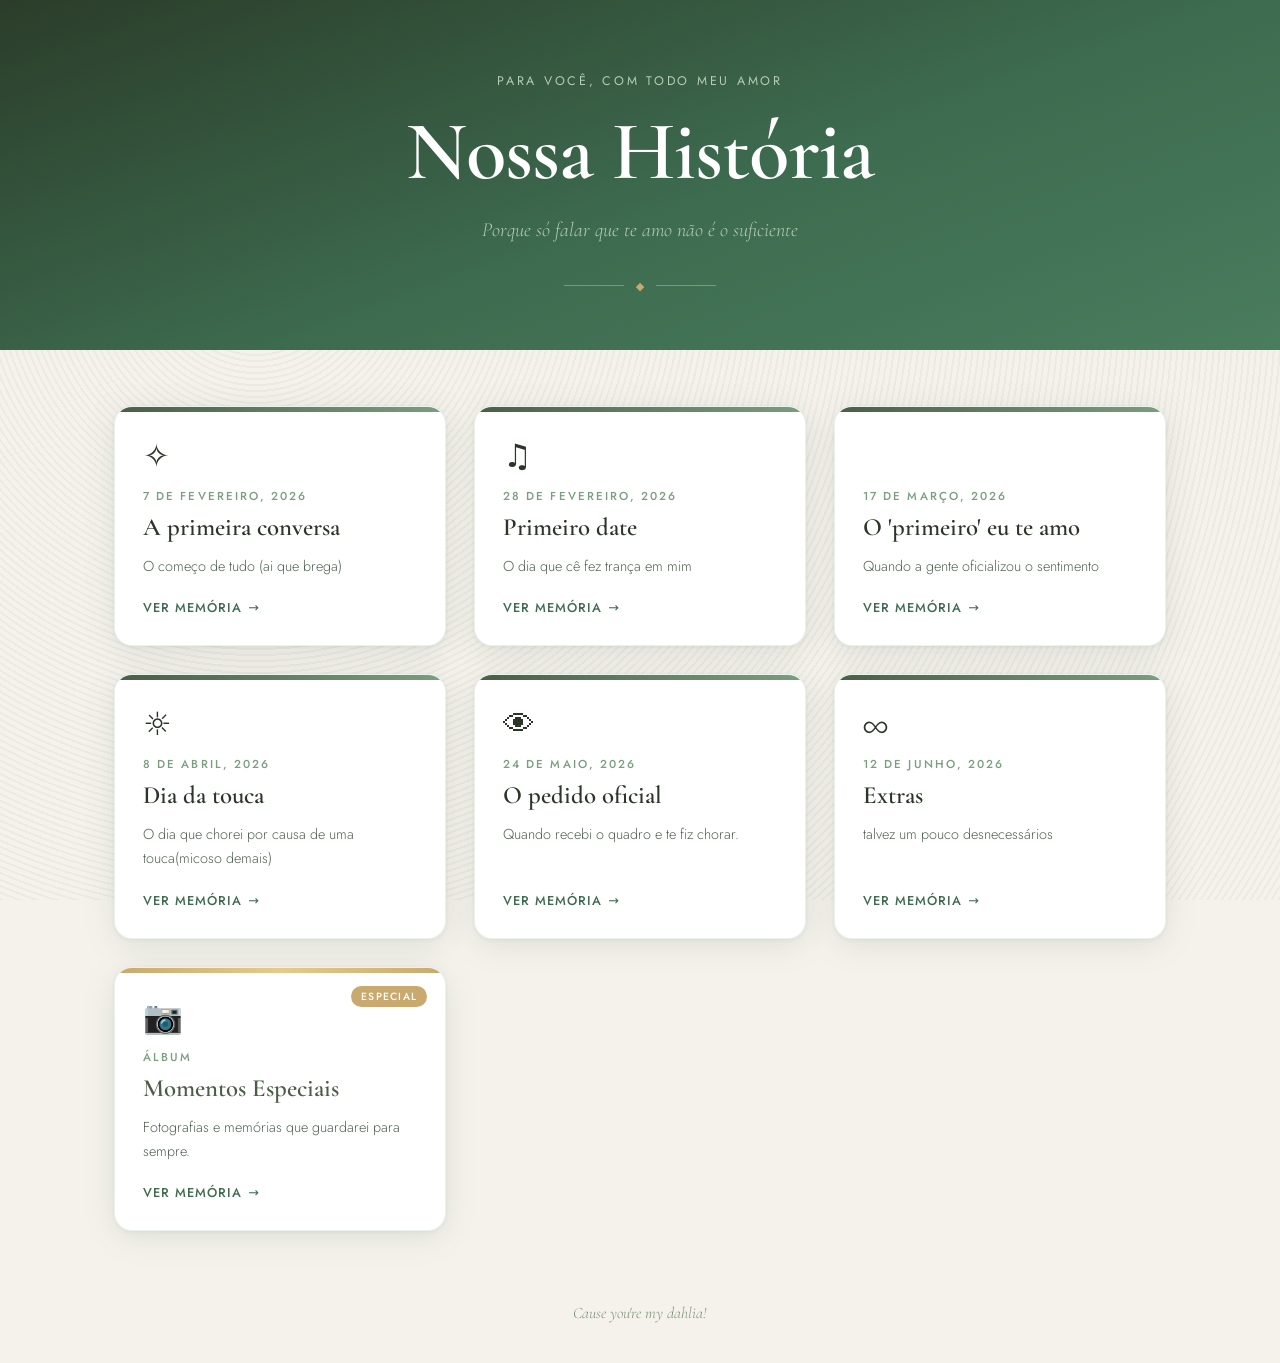
<file: index.html>
<!DOCTYPE html>
<html lang="pt-BR">
<head>
  <meta charset="UTF-8" />
  <meta name="viewport" content="width=device-width, initial-scale=1.0" />
  <title>Nossa História ♡</title>
  <link rel="stylesheet" href="style.css" />
  <link rel="preconnect" href="https://fonts.googleapis.com" />
  <link href="https://fonts.googleapis.com/css2?family=Cormorant+Garamond:ital,wght@0,400;0,600;1,400;1,600&family=Jost:wght@300;400;500&display=swap" rel="stylesheet" />
</head>
<body>

  <header class="hero">
    <p class="hero-eyebrow">para você, com todo meu amor</p>
    <h1 class="hero-title">Nossa História</h1>
    <p class="hero-sub">Porque só falar que te amo não é o suficiente</p>
    <div class="hero-divider">
      <span></span><span class="diamond">◆</span><span></span>
    </div>
  </header>

  <main class="cards-grid" id="cards-container">
    <!-- Cards são injetados pelo script.js -->
  </main>

  <footer class="site-footer">
    <p>Cause you're my dahlia!</p>
  </footer>

  <script src="script.js"></script>
</body>
</html>
</file>
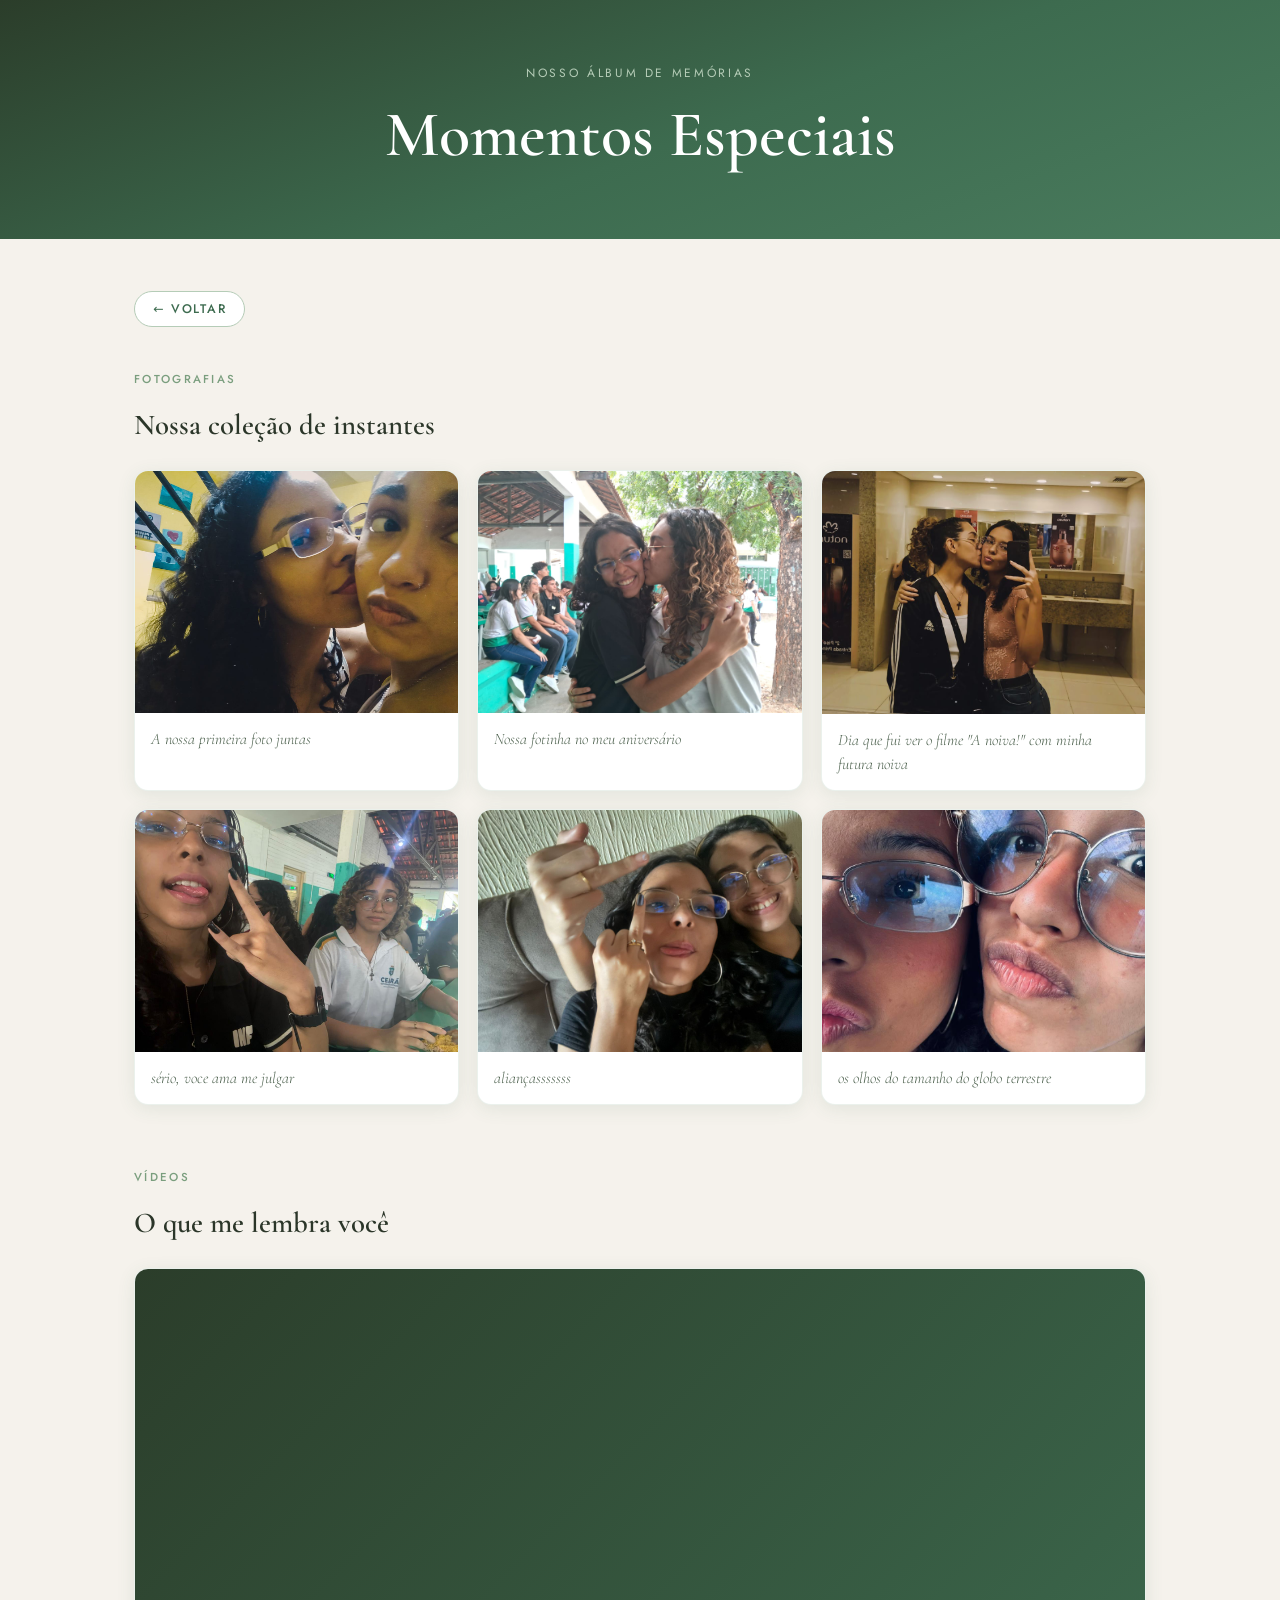
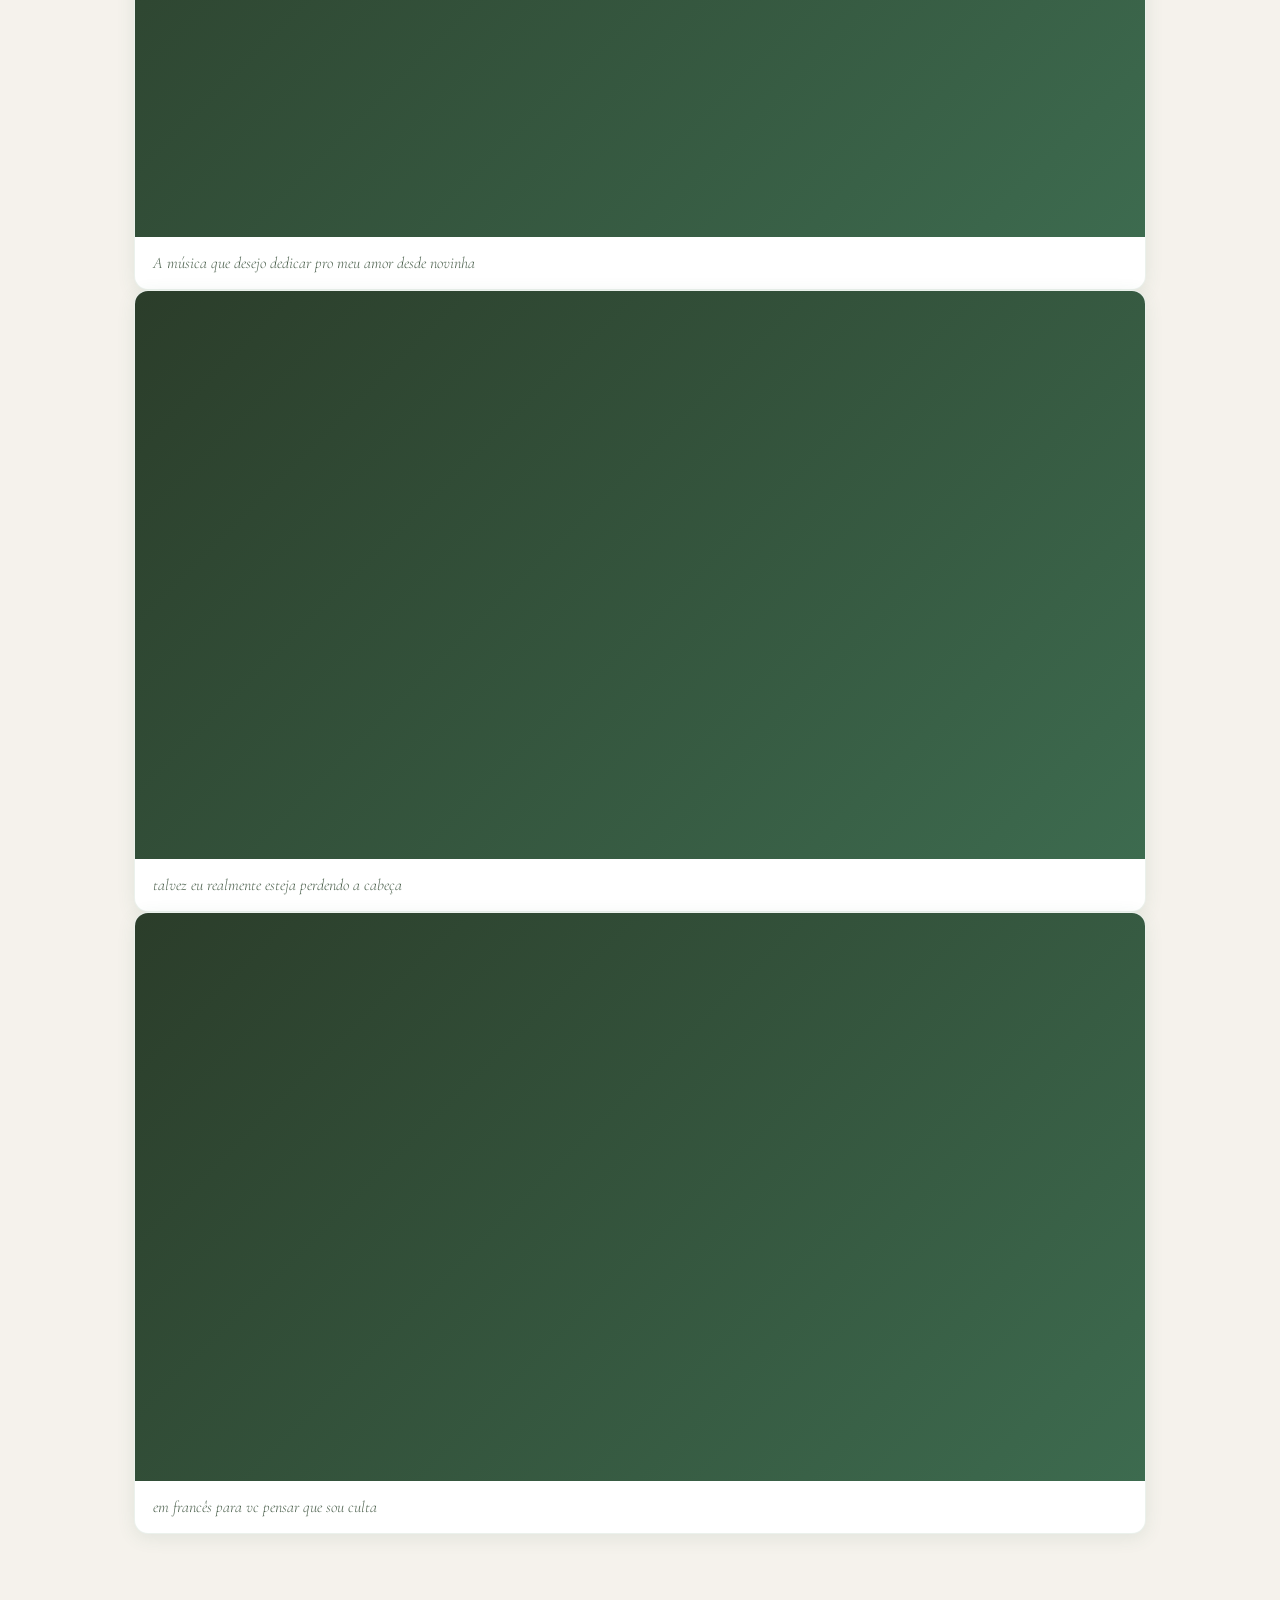
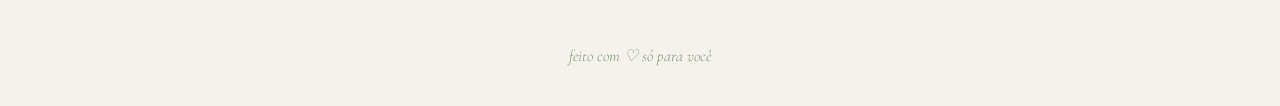
<file: galeria.html>
<!DOCTYPE html>
<html lang="pt-BR">
<head>
  <meta charset="UTF-8" />
  <meta name="viewport" content="width=device-width, initial-scale=1.0" />
  <title>Momentos Especiais ♡</title>
  <link rel="preconnect" href="https://fonts.googleapis.com" />
  <link href="https://fonts.googleapis.com/css2?family=Cormorant+Garamond:ital,wght@0,400;0,600;1,400;1,600&family=Jost:wght@300;400;500&display=swap" rel="stylesheet" />
  <style>
    /* ─── TOKENS ─── */
    :root {
      --moss:       #4a5e45;
      --emerald:    #3d6b4f;
      --sage:       #7a9e7e;
      --sage-light: #b5ccb7;
      --cream:      #f5f2ec;
      --parchment:  #ece8df;
      --gold:       #c9a96e;
      --text-dark:  #2b3629;
      --text-mid:   #4f6350;
      --text-light: #7a9478;
      --ff-display: 'Cormorant Garamond', Georgia, serif;
      --ff-body:    'Jost', system-ui, sans-serif;
      --transition: .35s cubic-bezier(.4,0,.2,1);
    }

    *, *::before, *::after { box-sizing: border-box; margin: 0; padding: 0; }
    html { scroll-behavior: smooth; }

    body {
      background: var(--cream);
      color: var(--text-dark);
      font-family: var(--ff-body);
      font-weight: 300;
      min-height: 100vh;
    }

    /* ─── HERO ─── */
    .hero {
      text-align: center;
      padding: 64px 24px 52px;
      background: linear-gradient(160deg, #2b3d2a 0%, #3d6b4f 55%, #4a7c5e 100%);
    }

    .hero-eyebrow {
      font-size: .75rem;
      font-weight: 400;
      letter-spacing: .22em;
      text-transform: uppercase;
      color: var(--sage-light);
      margin-bottom: 14px;
    }

    .hero-title {
      font-family: var(--ff-display);
      font-size: clamp(2.2rem, 7vw, 4rem);
      font-weight: 600;
      color: #fff;
      margin-bottom: 14px;
    }

    .hero-sub {
      font-family: var(--ff-display);
      font-style: italic;
      font-size: 1.1rem;
      color: var(--sage-light);
      max-width: 440px;
      margin: 0 auto;
      line-height: 1.6;
    }

    /* ─── WRAPPER ─── */
    .wrapper {
      max-width: 1060px;
      margin: 0 auto;
      padding: 52px 24px 80px;
    }

    /* ─── VOLTAR ─── */
    .btn-voltar {
      display: inline-flex;
      align-items: center;
      gap: 6px;
      font-size: .78rem;
      font-weight: 500;
      letter-spacing: .14em;
      text-transform: uppercase;
      color: var(--emerald);
      text-decoration: none;
      border: 1px solid var(--sage-light);
      border-radius: 40px;
      padding: 8px 18px;
      background: #fff;
      margin-bottom: 44px;
      transition: background var(--transition), box-shadow var(--transition);
    }
    .btn-voltar:hover { background: var(--parchment); box-shadow: 0 4px 16px rgba(61,107,79,.12); }


    /* ─── SEÇÃO FOTOS ─── */
    .section-label {
      font-size: .72rem;
      font-weight: 500;
      letter-spacing: .2em;
      text-transform: uppercase;
      color: var(--sage);
      margin-bottom: 20px;
    }

    .section-title {
      font-family: var(--ff-display);
      font-size: 1.8rem;
      font-weight: 600;
      color: var(--text-dark);
      margin-bottom: 28px;
    }

    /* ─── GRID DE FOTOS ─── */
    .photo-grid {
      display: grid;
      grid-template-columns: repeat(auto-fill, minmax(240px, 1fr));
      gap: 18px;
      margin-bottom: 64px;
    }

    .photo-card {
      background: #fff;
      border-radius: 14px;
      overflow: hidden;
      box-shadow: 0 4px 18px rgba(61,107,79,.1);
      border: 1px solid rgba(122,158,126,.15);
      transition: transform var(--transition), box-shadow var(--transition);
    }

    .photo-card:hover {
      transform: translateY(-4px);
      box-shadow: 0 10px 32px rgba(61,107,79,.18);
    }

    /* Placeholder visual enquanto não há foto real */
    .photo-placeholder {
      width: 100%;
      aspect-ratio: 4/3;
      background: linear-gradient(135deg, var(--parchment) 0%, var(--sage-light) 100%);
      display: flex;
      flex-direction: column;
      align-items: center;
      justify-content: center;
      gap: 8px;
      color: var(--text-light);
      font-size: .8rem;
      letter-spacing: .06em;
    }

    .photo-placeholder-icon { font-size: 2.4rem; opacity: .5; }

    /* Imagem real (quando adicionada) */
    .photo-card img {
      width: 100%;
      aspect-ratio: 4/3;
      object-fit: cover;
      display: block;
    }

    .photo-caption {
      padding: 14px 16px;
    }

    .photo-caption p {
      font-family: var(--ff-display);
      font-style: italic;
      font-size: 1rem;
      color: var(--text-mid);
      line-height: 1.5;
    }

    /* ─── GRID DE VÍDEOS ─── */
    .video-grid {
      display: grid;
      grid-template-columns: repeat(auto-fill, minmax(300px, 1fr));
      gap: 20px;
      margin-bottom: 56px;
    }

    .video-card {
      background: #fff;
      border-radius: 14px;
      overflow: hidden;
      box-shadow: 0 4px 18px rgba(61,107,79,.1);
      border: 1px solid rgba(122,158,126,.15);
    }

    /* Placeholder de vídeo */
    .video-placeholder {
      width: 100%;
      aspect-ratio: 16/9;
      background: linear-gradient(135deg, #2b3d2a 0%, #3d6b4f 100%);
      display: flex;
      flex-direction: column;
      align-items: center;
      justify-content: center;
      gap: 10px;
      color: var(--sage-light);
      font-size: .8rem;
      letter-spacing: .06em;
    }

    .video-placeholder-icon { font-size: 2.8rem; opacity: .6; }

    /* iframe do YouTube (quando adicionado) */
    .video-card iframe {
      width: 100%;
      aspect-ratio: 16/9;
      border: none;
      display: block;
    }

    .video-caption {
      padding: 14px 18px;
    }

    .video-caption p {
      font-family: var(--ff-display);
      font-style: italic;
      font-size: 1rem;
      color: var(--text-mid);
      line-height: 1.5;
    }

    /* ─── RODAPÉ ─── */
    .site-footer {
      text-align: center;
      padding: 32px 16px 40px;
      font-family: var(--ff-display);
      font-style: italic;
      font-size: 1rem;
      color: var(--text-light);
    }

    /* ─── RESPONSIVO ─── */
    @media (max-width: 500px) {
      .wrapper { padding: 36px 16px 60px; }
      .photo-grid { grid-template-columns: 1fr 1fr; gap: 12px; }
      .video-grid { grid-template-columns: 1fr; }
    }
  </style>
</head>
<body>

  <header class="hero">
    <p class="hero-eyebrow">nosso álbum de memórias</p>
    <h1 class="hero-title">Momentos Especiais</h1>
  </header>

  <div class="wrapper">

    <a href="index.html" class="btn-voltar">← Voltar</a>

    <!-- ░░ SEÇÃO DE FOTOS ░░ -->
    <p class="section-label">Fotografias</p>
    <h2 class="section-title">Nossa coleção de instantes</h2>

    <div class="photo-grid">

      <!-- FOTO 1 — Substitua o placeholder pela sua imagem -->
      <div class="photo-card">
        <!-- <img src="foto1.jpg" alt="Descrição da foto 1" /> -->
        <div class="photo-placeholder">
          <img src="trancinhass.jpeg" alt="Descrição da foto 1" />
        </div>
        <div class="photo-caption">
          <p>A nossa primeira foto juntas</p>
        </div>
      </div>

      <!-- FOTO 2 -->
      <div class="photo-card">
        <!-- <img src="foto2.jpg" alt="Descrição da foto 2" /> -->
        <div class="photo-placeholder">
        <img src="12demarco.jpeg" alt="Descrição da foto 1" />
        </div>
        <div class="photo-caption">
          <p>Nossa fotinha no meu aniversário</p>
        </div>
      </div>

      <!-- FOTO 3 -->
      <div class="photo-card">
        <!-- <img src="foto3.jpg" alt="Descrição da foto 3" /> -->
        <div class="photo-placeholder">
        <img src="ficaprocafe.jpeg" alt="Descrição da foto 1" />
        </div>
        <div class="photo-caption">
          <p>Dia que fui ver o filme "A noiva!" com minha futura noiva</p>
        </div>
      </div>

      <!-- FOTO 4 -->
      <div class="photo-card">
        <!-- <img src="foto4.jpg" alt="Descrição da foto 4" /> -->
        <div class="photo-placeholder">
       <img src="elameodeia.jpeg" alt="Descrição da foto 1" />
        </div>
        <div class="photo-caption">
          <p>sério, voce ama me julgar</p>
        </div>
      </div>

            <div class="photo-card">
        <!-- <img src="foto4.jpg" alt="Descrição da foto 4" /> -->
        <div class="photo-placeholder">
       <img src="aneisss.jpeg" alt="Descrição da foto 1" />
        </div>
        <div class="photo-caption">
          <p>aliançasssssss</p>
        </div>
      </div>

                  <div class="photo-card">
        <!-- <img src="foto4.jpg" alt="Descrição da foto 4" /> -->
        <div class="photo-placeholder">
       <img src="zoiudinhas.jpeg" alt="Descrição da foto 1" />
        </div>
        <div class="photo-caption">
          <p>os olhos do tamanho do globo terrestre</p>
        </div>
      </div>

    </div><!-- /photo-grid -->

    <!-- ░░ SEÇÃO DE VÍDEOS ░░ -->
    <p class="section-label">Vídeos</p>
    <h2 class="section-title">O que me lembra você</h2>

    <class="video-grid">

      <!-- VÍDEO 1 — Cole o embed do YouTube ou use <video> -->
      <div class="video-card">
        <!-- <iframe src="https://www.youtube.com/embed/SEU_ID_AQUI" allowfullscreen></iframe> -->
        <!-- <video src="video1.mp4" controls></video> -->
        <div class="video-placeholder">
      <iframe src="https://www.youtube.com/embed/e0kfrKIKepM" allowfullscreen></iframe>
        </div>
        <div class="video-caption">
          <p> A música que desejo dedicar pro meu amor desde novinha</p>
        </div>
      </div>

      <!-- VÍDEO 2 -->
      <div class="video-card">
        <!-- <iframe src="https://www.youtube.com/embed/rA4iMBHiuBM" allowfullscreen></iframe> -->
        <div class="video-placeholder">
        <iframe src="https://www.youtube.com/embed/rA4iMBHiuBM" allowfullscreen></iframe>
        </div>
        <div class="video-caption">
          <p>talvez eu realmente esteja perdendo a cabeça</p>
        </div>
      </div>

      <div class="video-card">
        <!-- <iframe src="https://www.youtube.com/embed/rA4iMBHiuBM" allowfullscreen></iframe> -->
        <div class="video-placeholder">
        <iframe src="https://www.youtube.com/embed/T2lVpv1FUb0" allowfullscreen></iframe>
        </div>
        <div class="video-caption">
          <p>em francês para vc pensar que sou culta</p>
        </div>
      </div>


    </div><!-- /video-grid -->

  </div><!-- /wrapper -->

  <footer class="site-footer">
    <p>feito com ♡ só para você</p>
  </footer>

</body>
</html>
</file>
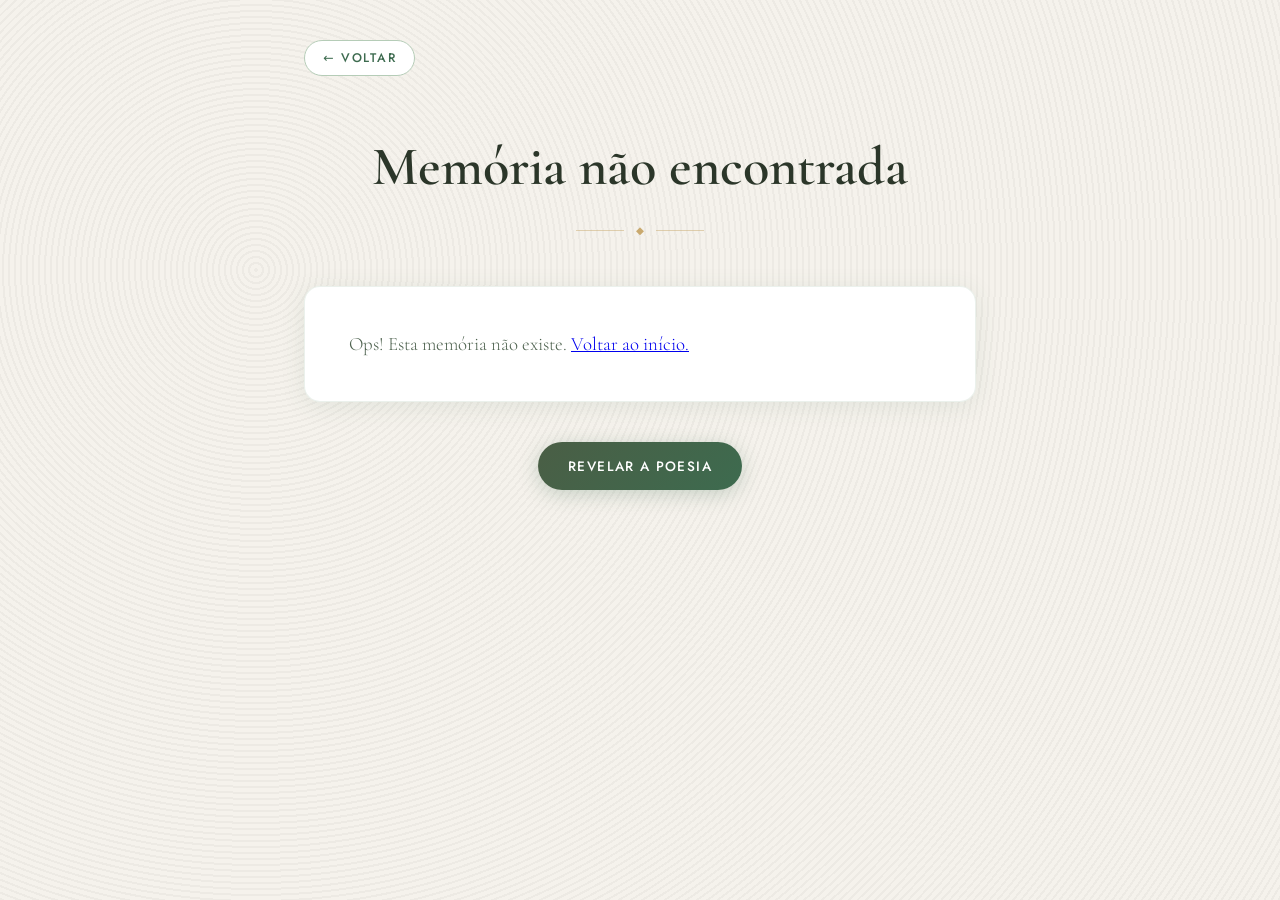
<file: pagina.html>
<!DOCTYPE html>
<html lang="pt-BR">
<head>
  <meta charset="UTF-8" />
  <meta name="viewport" content="width=device-width, initial-scale=1.0" />
  <title>Memória ♡</title>
  <link rel="stylesheet" href="pagina.css" />
  <link rel="preconnect" href="https://fonts.googleapis.com" />
  <link href="https://fonts.googleapis.com/css2?family=Cormorant+Garamond:ital,wght@0,400;0,600;1,400;1,600&family=Jost:wght@300;400;500&display=swap" rel="stylesheet" />
</head>
<body>

  <div class="pg-wrapper">

    <!-- Voltar -->
    <a href="index.html" class="btn-voltar" aria-label="Voltar para a página principal">
      ← Voltar
    </a>

    <!-- Cabeçalho da memória -->
    <header class="pg-header">
      <p class="pg-date" id="pg-date">—</p>
      <h1 class="pg-title" id="pg-title">Carregando...</h1>
      <div class="pg-divider">
        <span></span><span class="diamond">◆</span><span></span>
      </div>
    </header>

    <!-- Texto pessoal -->
    <article class="pg-texto" id="pg-texto">
      <!-- injetado por pagina.js -->
    </article>

    <!-- Botão revelar poesia -->
    <div class="pg-poetry-wrap">
      <button class="btn-poesia" id="btn-poesia" aria-expanded="false">
        Revelar a poesia
      </button>

      <div class="poesia-box" id="poesia-box" hidden>
        <div class="poesia-header">
          <span class="poesia-ornament">✦</span>
          <span>Uma poesia para você</span>
          <span class="poesia-ornament">✦</span>
        </div>
        <pre class="poesia-texto" id="poesia-texto"></pre>
      </div>
    </div>

  </div>

  <!-- Carrega os dados dos cards -->
  <script src="script.js"></script>
  <script src="pagina.js"></script>
</body>
</html>
</file>
<file: style.css>
/* ─── TOKENS ────────────────────────────────────────────────────── */
:root {
  --moss:        #4a5e45;
  --emerald:     #3d6b4f;
  --sage:        #7a9e7e;
  --sage-light:  #b5ccb7;
  --cream:       #f5f2ec;
  --parchment:   #ece8df;
  --gold:        #c9a96e;
  --text-dark:   #2b3629;
  --text-mid:    #4f6350;
  --text-light:  #7a9478;

  --ff-display: 'Cormorant Garamond', Georgia, serif;
  --ff-body:    'Jost', system-ui, sans-serif;

  --radius-card: 18px;
  --shadow-card: 0 6px 32px rgba(61,107,79,.13), 0 1px 4px rgba(61,107,79,.08);
  --shadow-hover: 0 14px 48px rgba(61,107,79,.22), 0 2px 8px rgba(61,107,79,.12);

  --transition: .35s cubic-bezier(.4,0,.2,1);
}

/* ─── RESET ─────────────────────────────────────────────────────── */
*, *::before, *::after { box-sizing: border-box; margin: 0; padding: 0; }

html { scroll-behavior: smooth; }

body {
  background: var(--cream);
  color: var(--text-dark);
  font-family: var(--ff-body);
  font-weight: 300;
  min-height: 100vh;
  position: relative;
}

/* ─── FUNDO GRANULADO (em toda a página) ────────────────────────── */
body::before {
  content: "";
  position: fixed;
  top: 0;
  left: 0;
  width: 100%;
  height: 100%;
  pointer-events: none;
  z-index: 0;
  background-image: repeating-radial-gradient(
    circle at 20% 30%,
    rgba(0, 0, 0, 0.03) 0px,
    rgba(0, 0, 0, 0.03) 2px,
    transparent 2px,
    transparent 6px
  );
}

/* Garante que o conteúdo fique acima do granulado */
.hero, .cards-grid, .site-footer {
  position: relative;
  z-index: 1;
}

/* ─── HERO ───────────────────────────────────────────────────────── */
.hero {
  position: relative;
  text-align: center;
  padding: 72px 24px 56px;
  background: linear-gradient(160deg, #2b3d2a 0%, #3d6b4f 55%, #4a7c5e 100%);
  overflow: hidden;
}

/* REMOVER AS FOLHAS DO HERO (comente ou remova este bloco inteiro) */
/*
.hero-leaves { position: absolute; inset: 0; pointer-events: none; }

.leaf {
  position: absolute;
  font-size: 2.2rem;
  opacity: .18;
  animation: sway 6s ease-in-out infinite;
}
.leaf-1 { top: 18%; left:  8%; animation-delay: 0s;   font-size: 2.8rem; }
.leaf-2 { top: 55%; right: 7%; animation-delay: 2.5s; font-size: 2rem; }
.leaf-3 { bottom: 12%; left: 22%; animation-delay: 1.2s; }

@keyframes sway {
  0%,100% { transform: rotate(-6deg) translateY(0); }
  50%      { transform: rotate(6deg)  translateY(-8px); }
}
*/

.hero-eyebrow {
  font-family: var(--ff-body);
  font-size: .78rem;
  font-weight: 400;
  letter-spacing: .22em;
  text-transform: uppercase;
  color: var(--sage-light);
  margin-bottom: 16px;
}

.hero-title {
  font-family: var(--ff-display);
  font-size: clamp(2.8rem, 8vw, 5.2rem);
  font-weight: 600;
  color: #fff;
  line-height: 1.1;
  letter-spacing: -.01em;
  margin-bottom: 16px;
}

.hero-sub {
  font-family: var(--ff-display);
  font-style: italic;
  font-size: clamp(1rem, 2.5vw, 1.25rem);
  color: var(--sage-light);
  max-width: 480px;
  margin: 0 auto 32px;
  line-height: 1.6;
}

.hero-divider {
  display: flex;
  align-items: center;
  justify-content: center;
  gap: 12px;
  color: var(--gold);
}
.hero-divider span:not(.diamond) {
  display: block;
  width: 60px;
  height: 1px;
  background: var(--gold);
  opacity: .6;
}
.diamond { font-size: .7rem; }

/* ─── GRID ───────────────────────────────────────────────────────── */
.cards-grid {
  display: grid;
  grid-template-columns: repeat(auto-fill, minmax(280px, 1fr));
  gap: 28px;
  max-width: 1100px;
  margin: 0 auto;
  padding: 56px 24px 40px;
}

/* ─── CARD ───────────────────────────────────────────────────────── */
.card {
  position: relative;
  background: #fff;
  border-radius: var(--radius-card);
  box-shadow: var(--shadow-card);
  overflow: hidden;
  cursor: pointer;
  text-decoration: none;
  color: inherit;
  display: flex;
  flex-direction: column;
  transition: transform var(--transition), box-shadow var(--transition);
  border: 1px solid rgba(122,158,126,.15);
}

.card:hover,
.card:focus-visible {
  transform: translateY(-6px);
  box-shadow: var(--shadow-hover);
  outline: none;
}

/* top accent stripe */
.card::before {
  content: '';
  display: block;
  height: 5px;
  background: linear-gradient(90deg, var(--moss), var(--sage));
}

.card--featured::before {
  background: linear-gradient(90deg, var(--gold), #e8c98d, var(--gold));
}

.card-icon {
  font-size: 2rem;
  padding: 28px 28px 0;
  line-height: 1;
}

.card-body {
  padding: 16px 28px 28px;
  flex: 1;
  display: flex;
  flex-direction: column;
}

.card-date {
  font-family: var(--ff-body);
  font-size: .72rem;
  font-weight: 500;
  letter-spacing: .18em;
  text-transform: uppercase;
  color: var(--sage);
  margin-bottom: 8px;
}

.card-title {
  font-family: var(--ff-display);
  font-size: 1.55rem;
  font-weight: 600;
  line-height: 1.25;
  color: var(--text-dark);
  margin-bottom: 12px;
}

.card--featured .card-title { color: var(--moss); }

.card-snippet {
  font-size: .9rem;
  color: var(--text-mid);
  line-height: 1.65;
  flex: 1;
}

.card-cta {
  margin-top: 20px;
  display: inline-flex;
  align-items: center;
  gap: 6px;
  font-size: .8rem;
  font-weight: 500;
  letter-spacing: .08em;
  text-transform: uppercase;
  color: var(--emerald);
  transition: gap var(--transition);
}
.card:hover .card-cta { gap: 10px; }
.card-cta::after { content: '→'; }

/* featured badge */
.card--featured .card-badge {
  position: absolute;
  top: 18px;
  right: 18px;
  background: var(--gold);
  color: #fff;
  font-size: .65rem;
  font-weight: 500;
  letter-spacing: .12em;
  text-transform: uppercase;
  padding: 3px 10px;
  border-radius: 40px;
}

/* ─── FOOTER ─────────────────────────────────────────────────────── */
.site-footer {
  text-align: center;
  padding: 32px 16px 40px;
  font-family: var(--ff-display);
  font-style: italic;
  font-size: 1rem;
  color: var(--text-light);
  position: relative;
  z-index: 1;
}

/* ─── RESPONSIVE ─────────────────────────────────────────────────── */
@media (max-width: 500px) {
  .hero { padding: 52px 20px 44px; }
  .cards-grid { padding: 36px 16px 32px; gap: 20px; }
  .card-body { padding: 14px 20px 22px; }
  .card-icon { padding: 22px 20px 0; }
}
</file>
<file: pagina.css>
/* ─── TOKENS (mesmos da página principal) ────────────────────────── */
:root {
  --moss:        #4a5e45;
  --emerald:     #3d6b4f;
  --sage:        #7a9e7e;
  --sage-light:  #b5ccb7;
  --cream:       #f5f2ec;
  --parchment:   #ece8df;
  --gold:        #c9a96e;
  --text-dark:   #2b3629;
  --text-mid:    #4f6350;
  --text-light:  #7a9478;

  --ff-display: 'Cormorant Garamond', Georgia, serif;
  --ff-body:    'Jost', system-ui, sans-serif;

  --transition: .35s cubic-bezier(.4,0,.2,1);
}

*, *::before, *::after { box-sizing: border-box; margin: 0; padding: 0; }
html { scroll-behavior: smooth; }

body {
  background: var(--cream);
  color: var(--text-dark);
  font-family: var(--ff-body);
  font-weight: 300;
  min-height: 100vh;
  position: relative;
  overflow-x: hidden;
}

/* ─── FUNDO GRANULADO (SUBSTITUI AS FOLHAS) ──────────────────────── */
body::before {
  content: "";
  position: fixed;
  top: 0;
  left: 0;
  width: 100%;
  height: 100%;
  pointer-events: none;
  z-index: 0;
  /* Grão sutil e elegante */
  background-image: repeating-radial-gradient(
    circle at 20% 30%,
    rgba(0, 0, 0, 0.03) 0px,
    rgba(0, 0, 0, 0.03) 2px,
    transparent 2px,
    transparent 6px
  );
}

/* ─── REMOVER AS FOLHAS (comente ou remova este bloco inteiro) ───── */
/* 
.pg-bg-leaves {
  position: fixed;
  inset: 0;
  pointer-events: none;
  z-index: 0;
}

.bg-leaf {
  position: absolute;
  font-size: 5rem;
  opacity: .06;
  animation: sway 7s ease-in-out infinite;
}
.bl-1 { top:  5%; left:  3%; animation-delay: 0s;   font-size: 6rem; }
.bl-2 { top: 30%; right: 2%; animation-delay: 2s;   font-size: 4.5rem; }
.bl-3 { bottom: 25%; left: 1%; animation-delay: 1s;  font-size: 5.5rem; }
.bl-4 { bottom:  5%; right: 5%; animation-delay: 3s; font-size: 4rem; }

@keyframes sway {
  0%,100% { transform: rotate(-7deg) translateY(0); }
  50%      { transform: rotate(7deg)  translateY(-10px); }
}
*/

/* ─── WRAPPER ────────────────────────────────────────────────────── */
.pg-wrapper {
  position: relative;
  z-index: 1;
  max-width: 720px;
  margin: 0 auto;
  padding: 40px 24px 80px;
}

/* ─── BOTÃO VOLTAR ───────────────────────────────────────────────── */
.btn-voltar {
  display: inline-flex;
  align-items: center;
  gap: 6px;
  font-size: .78rem;
  font-weight: 500;
  letter-spacing: .14em;
  text-transform: uppercase;
  color: var(--emerald);
  text-decoration: none;
  border: 1px solid var(--sage-light);
  border-radius: 40px;
  padding: 8px 18px;
  background: #fff;
  transition: background var(--transition), box-shadow var(--transition);
  margin-bottom: 48px;
}

.btn-voltar:hover,
.btn-voltar:focus-visible {
  background: var(--parchment);
  box-shadow: 0 4px 16px rgba(61,107,79,.12);
  outline: none;
}

/* ─── CABEÇALHO ──────────────────────────────────────────────────── */
.pg-header {
  text-align: center;
  margin-bottom: 48px;
}

.pg-date {
  font-size: .75rem;
  font-weight: 500;
  letter-spacing: .2em;
  text-transform: uppercase;
  color: var(--sage);
  margin-bottom: 12px;
}

.pg-title {
  font-family: var(--ff-display);
  font-size: clamp(2rem, 6vw, 3.4rem);
  font-weight: 600;
  line-height: 1.15;
  color: var(--text-dark);
  margin-bottom: 24px;
}

.pg-divider {
  display: flex;
  align-items: center;
  justify-content: center;
  gap: 12px;
  color: var(--gold);
}
.pg-divider span:not(.diamond) {
  display: block;
  width: 48px;
  height: 1px;
  background: var(--gold);
  opacity: .5;
}
.diamond { font-size: .65rem; }

/* ─── TEXTO PESSOAL ──────────────────────────────────────────────── */
.pg-texto {
  background: #fff;
  border-radius: 16px;
  padding: 40px 44px;
  box-shadow: 0 4px 24px rgba(61,107,79,.1);
  border: 1px solid rgba(122,158,126,.15);
  margin-bottom: 40px;
}

.pg-texto p {
  font-family: var(--ff-display);
  font-size: 1.18rem;
  line-height: 1.85;
  color: var(--text-mid);
  margin-bottom: 20px;
}

.pg-texto p:last-child { margin-bottom: 0; }

/* ─── POESIA ─────────────────────────────────────────────────────── */
.pg-poetry-wrap {
  display: flex;
  flex-direction: column;
  align-items: center;
  gap: 28px;
}

.btn-poesia {
  display: inline-flex;
  align-items: center;
  gap: 10px;
  font-family: var(--ff-body);
  font-size: .85rem;
  font-weight: 500;
  letter-spacing: .1em;
  text-transform: uppercase;
  color: #fff;
  background: linear-gradient(135deg, var(--moss) 0%, var(--emerald) 100%);
  border: none;
  border-radius: 40px;
  padding: 14px 30px;
  cursor: pointer;
  transition: opacity var(--transition), transform var(--transition), box-shadow var(--transition);
  box-shadow: 0 4px 20px rgba(61,107,79,.25);
}

.btn-poesia:hover,
.btn-poesia:focus-visible {
  opacity: .9;
  transform: translateY(-2px);
  box-shadow: 0 8px 28px rgba(61,107,79,.32);
  outline: none;
}

.btn-poesia-icon { font-size: 1.1rem; }

/* Caixa de poesia */
.poesia-box {
  width: 100%;
  background: linear-gradient(155deg, #2b3d2a 0%, #3d6b4f 100%);
  border-radius: 16px;
  padding: 40px 44px;
  color: #fff;
  animation: fadeUp .5s ease forwards;
}

@keyframes fadeUp {
  from { opacity: 0; transform: translateY(16px); }
  to   { opacity: 1; transform: translateY(0); }
}

.poesia-header {
  display: flex;
  align-items: center;
  justify-content: center;
  gap: 12px;
  font-size: .72rem;
  font-weight: 500;
  letter-spacing: .2em;
  text-transform: uppercase;
  color: var(--sage-light);
  margin-bottom: 28px;
}

.poesia-ornament { color: var(--gold); }

.poesia-texto {
  font-family: var(--ff-display);
  font-style: italic;
  font-size: clamp(1rem, 2.5vw, 1.2rem);
  line-height: 2;
  color: rgba(255,255,255,.92);
  white-space: pre-wrap;
  text-align: center;
  font-weight: 400;
}

/* ─── RESPONSIVO ─────────────────────────────────────────────────── */
@media (max-width: 540px) {
  .pg-wrapper { padding: 28px 16px 60px; }
  .pg-texto { padding: 28px 22px; }
  .poesia-box { padding: 28px 22px; }
  .btn-voltar { margin-bottom: 32px; }
}
</file>
